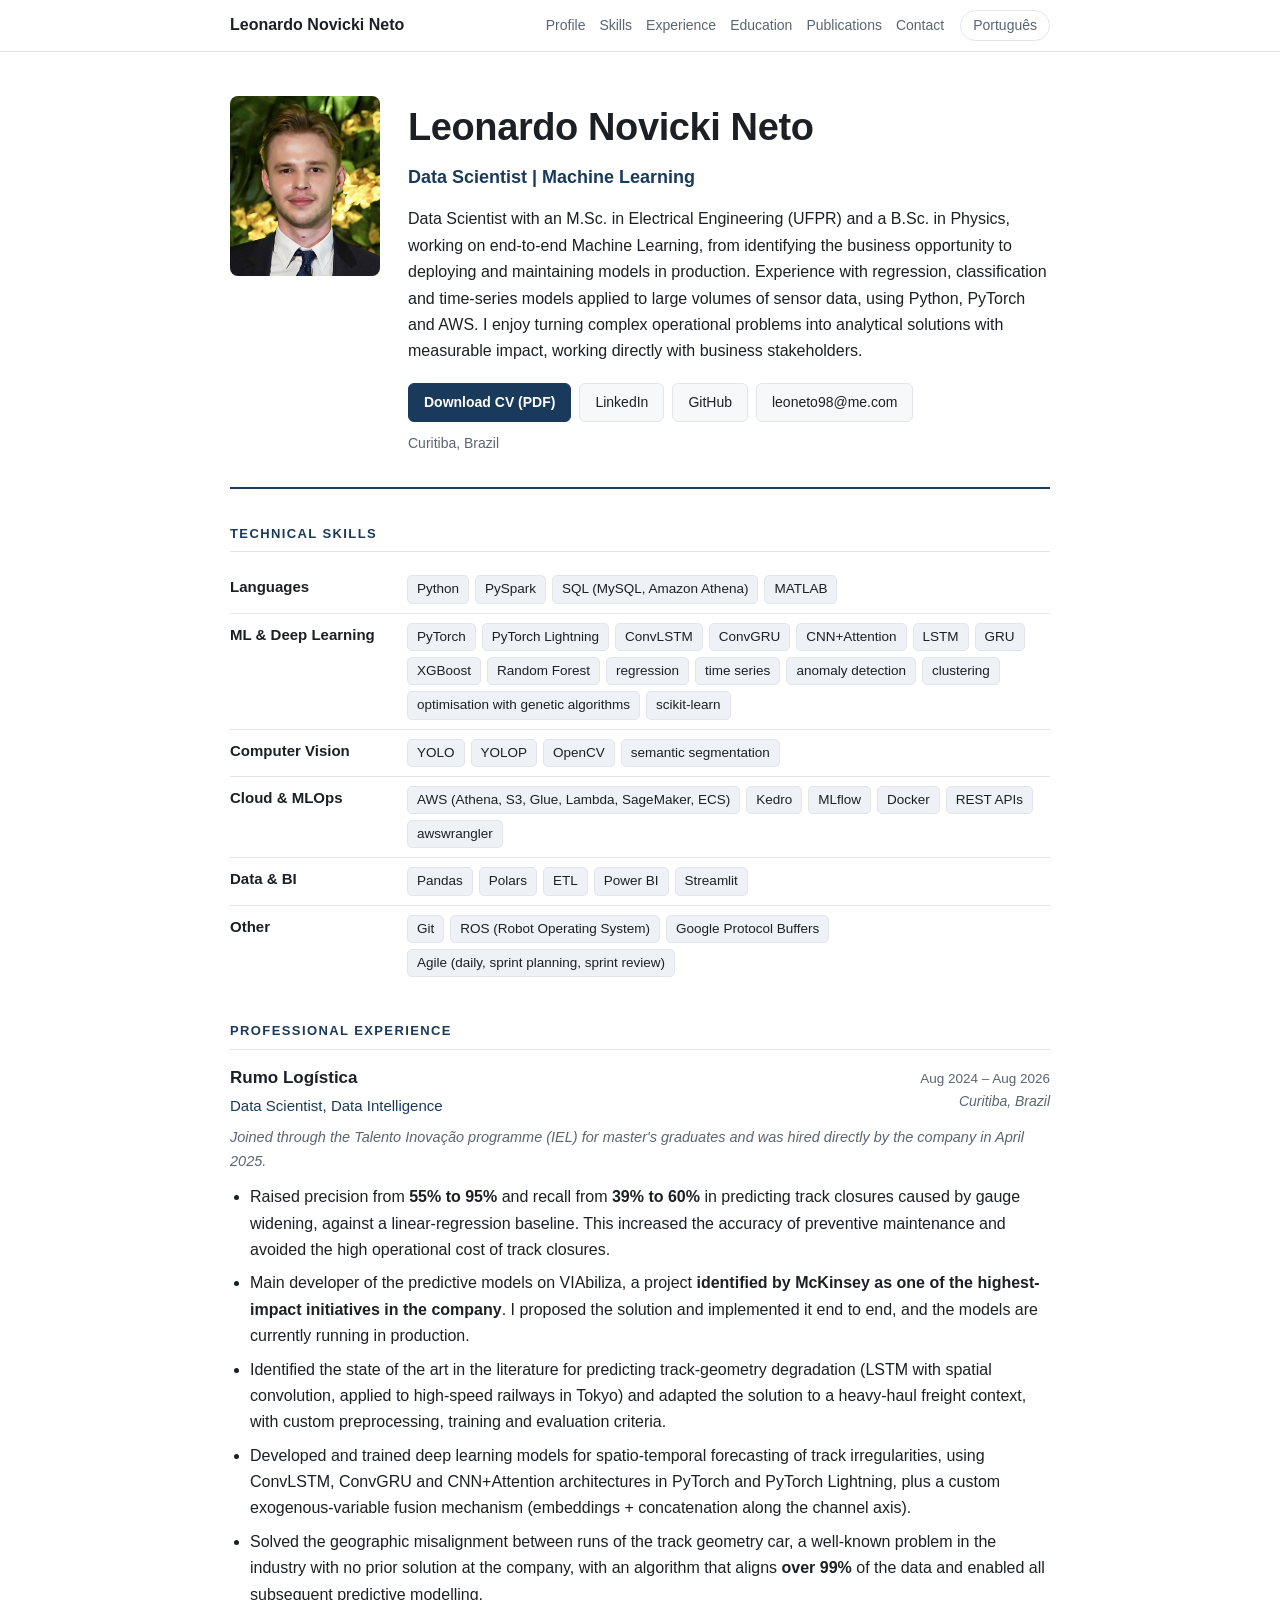
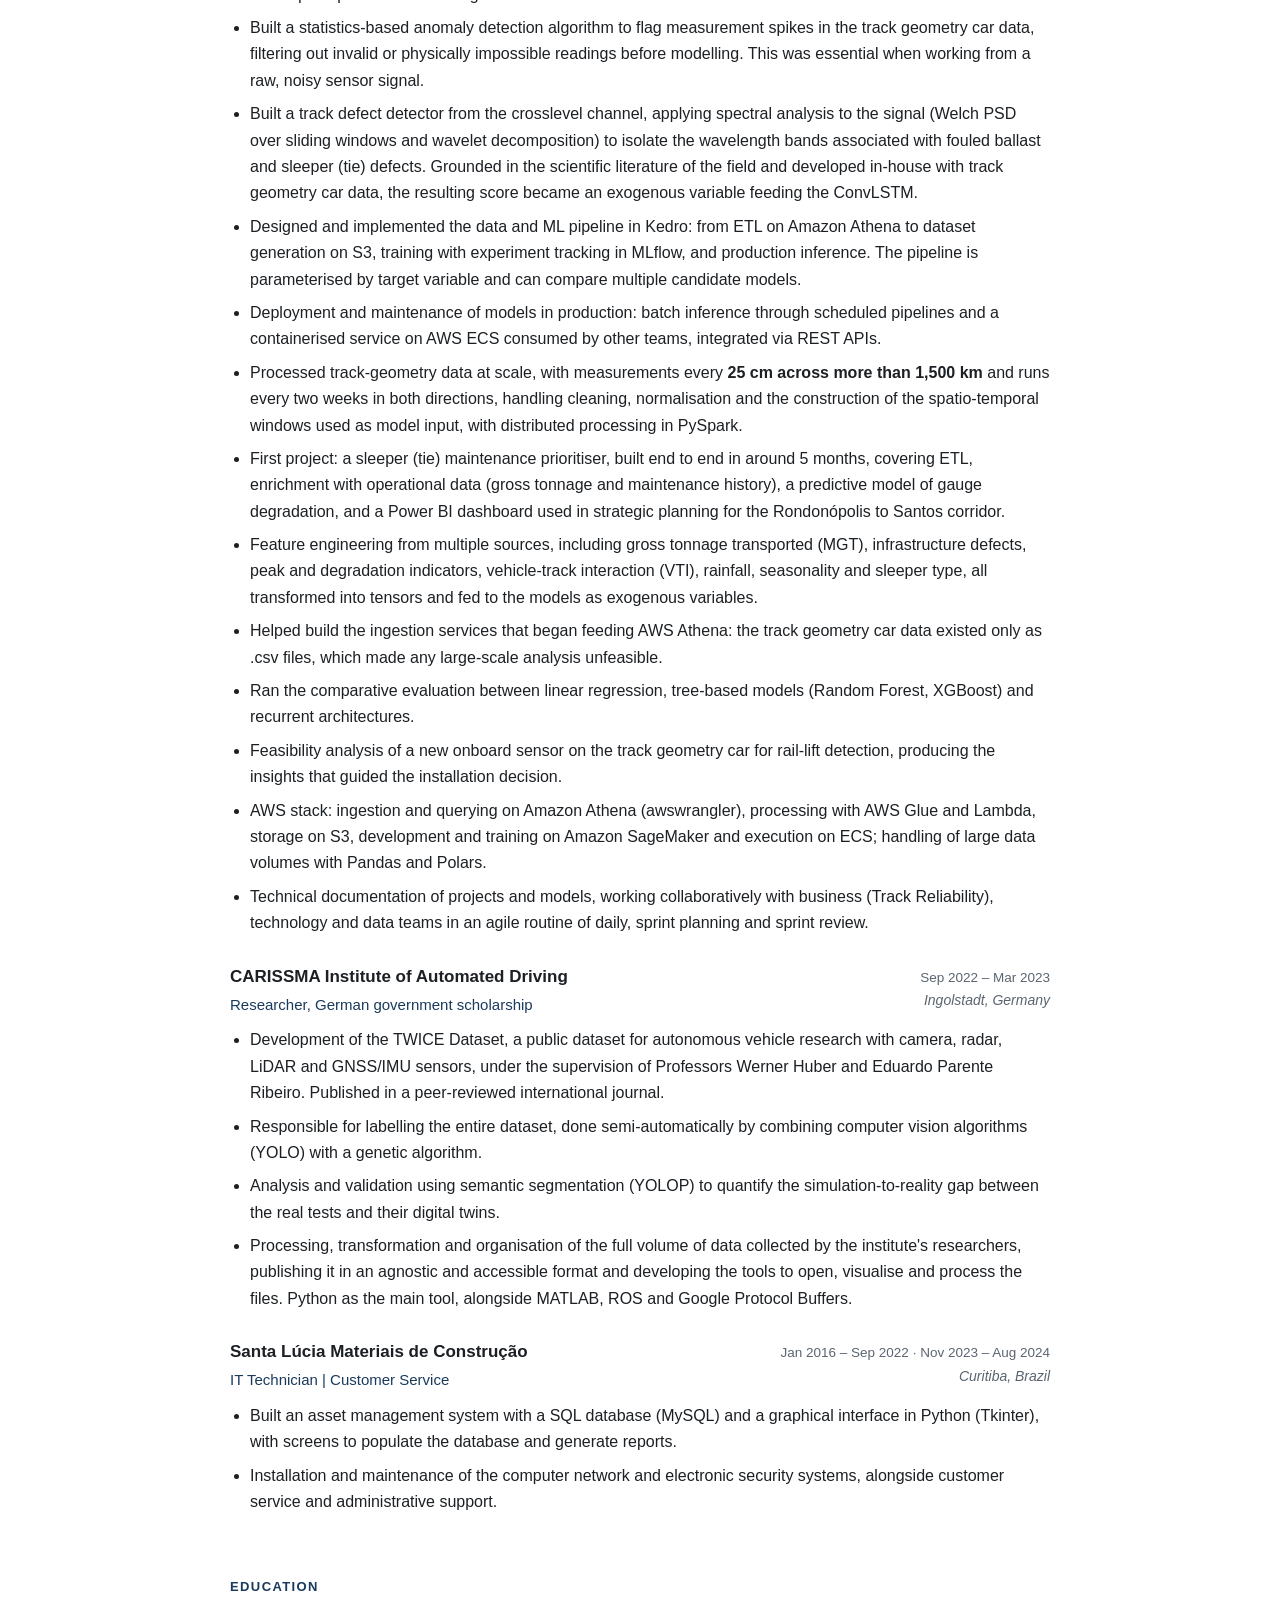
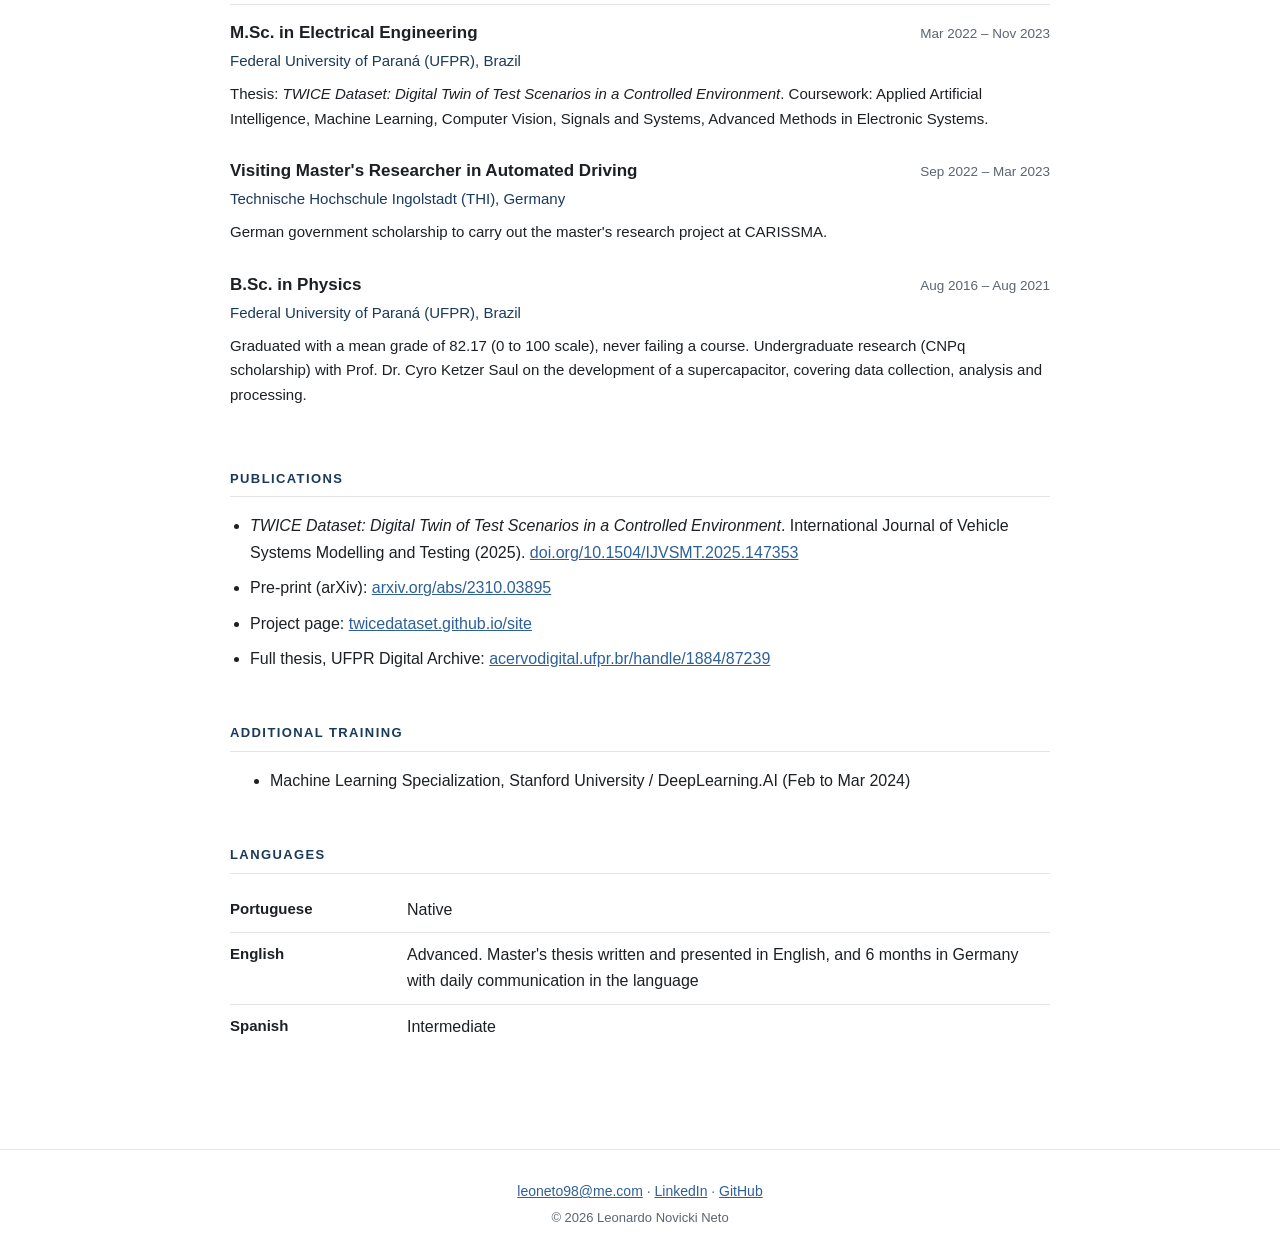
<file: index.html>
<!doctype html>
<html lang="en">
<head>
<meta charset="utf-8">
<meta name="viewport" content="width=device-width, initial-scale=1">
<title>Leonardo Novicki Neto | Data Scientist | Machine Learning</title>
<meta name="description" content="Data Scientist with an M.Sc. in Electrical Engineering, working on end-to-end machine learning from business opportunity to production.">
<link rel="canonical" href="https://leoneto98.github.io/">
<link rel="alternate" hreflang="en" href="https://leoneto98.github.io/">
<link rel="alternate" hreflang="pt" href="https://leoneto98.github.io/pt/">
<link rel="alternate" hreflang="x-default" href="https://leoneto98.github.io/">
<meta property="og:type" content="profile">
<meta property="og:title" content="Leonardo Novicki Neto | Data Scientist | Machine Learning">
<meta property="og:description" content="Data Scientist with an M.Sc. in Electrical Engineering, working on end-to-end machine learning from business opportunity to production.">
<meta property="og:image" content="https://leoneto98.github.io/assets/foto.jpg">
<meta property="og:url" content="https://leoneto98.github.io/">
<meta name="twitter:card" content="summary">
<link rel="icon" href="data:image/svg+xml,<svg xmlns='http://www.w3.org/2000/svg' viewBox='0 0 100 100'><text y='.9em' font-size='90'>📊</text></svg>">
<link rel="stylesheet" href="style.css">
<script type="application/ld+json">
{
  "@context": "https://schema.org",
  "@type": "Person",
  "name": "Leonardo Novicki Neto",
  "jobTitle": "Data Scientist",
  "email": "mailto:leoneto98@me.com",
  "url": "https://leoneto98.github.io/",
  "image": "https://leoneto98.github.io/assets/foto.jpg",
  "address": {
    "@type": "PostalAddress",
    "addressLocality": "Curitiba, Brazil"
  },
  "alumniOf": [
    {
      "@type": "CollegeOrUniversity",
      "name": "Federal University of Paraná (UFPR), Brazil"
    },
    {
      "@type": "CollegeOrUniversity",
      "name": "Technische Hochschule Ingolstadt (THI), Germany"
    }
  ],
  "sameAs": [
    "https://www.linkedin.com/in/leonardo-novicki/",
    "https://github.com/leoneto98",
    "https://arxiv.org/abs/2310.03895"
  ],
  "knowsLanguage": [
    "Portuguese",
    "English",
    "Spanish"
  ]
}
</script>
</head>
<body>
<a class="skip" href="#main">Skip to content</a>
<header class="topo">
  <nav class="nav-topo">
    <span class="marca">Leonardo Novicki Neto</span>
    <div class="nav-links"><a href="#perfil">Profile</a><a href="#skills">Skills</a><a href="#exp">Experience</a><a href="#edu">Education</a><a href="#pubs">Publications</a><a href="#contato">Contact</a></div>
    <a class="lang" href="/pt/">Português</a>
  </nav>
</header>
<main id="main">
  <section id="perfil" class="hero">
    <img class="foto" src="assets/foto.jpg" alt="Leonardo Novicki Neto" width="150" height="180">
    <div class="hero-txt">
      <h1>Leonardo Novicki Neto</h1>
      <p class="headline">Data Scientist | Machine Learning</p>
      <p class="resumo">Data Scientist with an M.Sc. in Electrical Engineering (UFPR) and a B.Sc. in Physics, working on end-to-end Machine Learning, from identifying the business opportunity to deploying and maintaining models in production. Experience with regression, classification and time-series models applied to large volumes of sensor data, using Python, PyTorch and AWS. I enjoy turning complex operational problems into analytical solutions with measurable impact, working directly with business stakeholders.</p>
      <p class="contatos">
        <a class="btn primario" href="Leonardo_Novicki_Neto_CV_EN.pdf" download>Download CV (PDF)</a>
        <a class="btn" href="https://www.linkedin.com/in/leonardo-novicki/" target="_blank" rel="noopener">LinkedIn</a>
        <a class="btn" href="https://github.com/leoneto98" target="_blank" rel="noopener">GitHub</a>
        <a class="btn" href="mailto:leoneto98@me.com">leoneto98@me.com</a>
      </p>
      <p class="local">Curitiba, Brazil</p>
    </div>
  </section>
<section id="skills"><h2>Technical Skills</h2>
<dl class="skills"><div class="skill-row"><dt>Languages</dt><dd><span class="chip">Python</span><span class="chip">PySpark</span><span class="chip">SQL (MySQL, Amazon Athena)</span><span class="chip">MATLAB</span></dd></div><div class="skill-row"><dt>ML &amp; Deep Learning</dt><dd><span class="chip">PyTorch</span><span class="chip">PyTorch Lightning</span><span class="chip">ConvLSTM</span><span class="chip">ConvGRU</span><span class="chip">CNN+Attention</span><span class="chip">LSTM</span><span class="chip">GRU</span><span class="chip">XGBoost</span><span class="chip">Random Forest</span><span class="chip">regression</span><span class="chip">time series</span><span class="chip">anomaly detection</span><span class="chip">clustering</span><span class="chip">optimisation with genetic algorithms</span><span class="chip">scikit-learn</span></dd></div><div class="skill-row"><dt>Computer Vision</dt><dd><span class="chip">YOLO</span><span class="chip">YOLOP</span><span class="chip">OpenCV</span><span class="chip">semantic segmentation</span></dd></div><div class="skill-row"><dt>Cloud &amp; MLOps</dt><dd><span class="chip">AWS (Athena, S3, Glue, Lambda, SageMaker, ECS)</span><span class="chip">Kedro</span><span class="chip">MLflow</span><span class="chip">Docker</span><span class="chip">REST APIs</span><span class="chip">awswrangler</span></dd></div><div class="skill-row"><dt>Data &amp; BI</dt><dd><span class="chip">Pandas</span><span class="chip">Polars</span><span class="chip">ETL</span><span class="chip">Power BI</span><span class="chip">Streamlit</span></dd></div><div class="skill-row"><dt>Other</dt><dd><span class="chip">Git</span><span class="chip">ROS (Robot Operating System)</span><span class="chip">Google Protocol Buffers</span><span class="chip">Agile (daily, sprint planning, sprint review)</span></dd></div></dl>
</section>
<section id="exp"><h2>Professional Experience</h2>
<article class="item">
  <header class="item-head">
    <div><h3>Rumo Logística</h3><p class="cargo">Data Scientist, Data Intelligence</p></div>
    <div class="meta"><span class="periodo">Aug 2024 – Aug 2026</span><span class="local">Curitiba, Brazil</span></div>
  </header>
  <p class="contexto">Joined through the Talento Inovação programme (IEL) for master&#x27;s graduates and was hired directly by the company in April 2025.</p>
  <ul><li>Raised precision from <strong>55% to 95%</strong> and recall from <strong>39% to 60%</strong> in predicting track closures caused by gauge widening, against a linear-regression baseline. This increased the accuracy of preventive maintenance and avoided the high operational cost of track closures.</li>
<li>Main developer of the predictive models on VIAbiliza, a project <strong>identified by McKinsey as one of the highest-impact initiatives in the company</strong>. I proposed the solution and implemented it end to end, and the models are currently running in production.</li>
<li>Identified the state of the art in the literature for predicting track-geometry degradation (LSTM with spatial convolution, applied to high-speed railways in Tokyo) and adapted the solution to a heavy-haul freight context, with custom preprocessing, training and evaluation criteria.</li>
<li>Developed and trained deep learning models for spatio-temporal forecasting of track irregularities, using ConvLSTM, ConvGRU and CNN+Attention architectures in PyTorch and PyTorch Lightning, plus a custom exogenous-variable fusion mechanism (embeddings + concatenation along the channel axis).</li>
<li>Solved the geographic misalignment between runs of the track geometry car, a well-known problem in the industry with no prior solution at the company, with an algorithm that aligns <strong>over 99%</strong> of the data and enabled all subsequent predictive modelling.</li>
<li>Built a statistics-based anomaly detection algorithm to flag measurement spikes in the track geometry car data, filtering out invalid or physically impossible readings before modelling. This was essential when working from a raw, noisy sensor signal.</li>
<li>Built a track defect detector from the crosslevel channel, applying spectral analysis to the signal (Welch PSD over sliding windows and wavelet decomposition) to isolate the wavelength bands associated with fouled ballast and sleeper (tie) defects. Grounded in the scientific literature of the field and developed in-house with track geometry car data, the resulting score became an exogenous variable feeding the ConvLSTM.</li>
<li>Designed and implemented the data and ML pipeline in Kedro: from ETL on Amazon Athena to dataset generation on S3, training with experiment tracking in MLflow, and production inference. The pipeline is parameterised by target variable and can compare multiple candidate models.</li>
<li>Deployment and maintenance of models in production: batch inference through scheduled pipelines and a containerised service on AWS ECS consumed by other teams, integrated via REST APIs.</li>
<li>Processed track-geometry data at scale, with measurements every <strong>25 cm across more than 1,500 km</strong> and runs every two weeks in both directions, handling cleaning, normalisation and the construction of the spatio-temporal windows used as model input, with distributed processing in PySpark.</li>
<li>First project: a sleeper (tie) maintenance prioritiser, built end to end in around 5 months, covering ETL, enrichment with operational data (gross tonnage and maintenance history), a predictive model of gauge degradation, and a Power BI dashboard used in strategic planning for the Rondonópolis to Santos corridor.</li>
<li>Feature engineering from multiple sources, including gross tonnage transported (MGT), infrastructure defects, peak and degradation indicators, vehicle-track interaction (VTI), rainfall, seasonality and sleeper type, all transformed into tensors and fed to the models as exogenous variables.</li>
<li>Helped build the ingestion services that began feeding AWS Athena: the track geometry car data existed only as .csv files, which made any large-scale analysis unfeasible.</li>
<li>Ran the comparative evaluation between linear regression, tree-based models (Random Forest, XGBoost) and recurrent architectures.</li>
<li>Feasibility analysis of a new onboard sensor on the track geometry car for rail-lift detection, producing the insights that guided the installation decision.</li>
<li>AWS stack: ingestion and querying on Amazon Athena (awswrangler), processing with AWS Glue and Lambda, storage on S3, development and training on Amazon SageMaker and execution on ECS; handling of large data volumes with Pandas and Polars.</li>
<li>Technical documentation of projects and models, working collaboratively with business (Track Reliability), technology and data teams in an agile routine of daily, sprint planning and sprint review.</li></ul>
</article>
<article class="item">
  <header class="item-head">
    <div><h3>CARISSMA Institute of Automated Driving</h3><p class="cargo">Researcher, German government scholarship</p></div>
    <div class="meta"><span class="periodo">Sep 2022 – Mar 2023</span><span class="local">Ingolstadt, Germany</span></div>
  </header>
  
  <ul><li>Development of the TWICE Dataset, a public dataset for autonomous vehicle research with camera, radar, LiDAR and GNSS/IMU sensors, under the supervision of Professors Werner Huber and Eduardo Parente Ribeiro. Published in a peer-reviewed international journal.</li>
<li>Responsible for labelling the entire dataset, done semi-automatically by combining computer vision algorithms (YOLO) with a genetic algorithm.</li>
<li>Analysis and validation using semantic segmentation (YOLOP) to quantify the simulation-to-reality gap between the real tests and their digital twins.</li>
<li>Processing, transformation and organisation of the full volume of data collected by the institute&#x27;s researchers, publishing it in an agnostic and accessible format and developing the tools to open, visualise and process the files. Python as the main tool, alongside MATLAB, ROS and Google Protocol Buffers.</li></ul>
</article>
<article class="item">
  <header class="item-head">
    <div><h3>Santa Lúcia Materiais de Construção</h3><p class="cargo">IT Technician | Customer Service</p></div>
    <div class="meta"><span class="periodo">Jan 2016 – Sep 2022 · Nov 2023 – Aug 2024</span><span class="local">Curitiba, Brazil</span></div>
  </header>
  
  <ul><li>Built an asset management system with a SQL database (MySQL) and a graphical interface in Python (Tkinter), with screens to populate the database and generate reports.</li>
<li>Installation and maintenance of the computer network and electronic security systems, alongside customer service and administrative support.</li></ul>
</article>
</section>
<section id="edu"><h2>Education</h2>
<article class="item">
  <header class="item-head">
    <div><h3>M.Sc. in Electrical Engineering</h3><p class="cargo">Federal University of Paraná (UFPR), Brazil</p></div>
    <div class="meta"><span class="periodo">Mar 2022 – Nov 2023</span></div>
  </header>
  <p class="detalhe">Thesis: <em>TWICE Dataset: Digital Twin of Test Scenarios in a Controlled Environment</em>. Coursework: Applied Artificial Intelligence, Machine Learning, Computer Vision, Signals and Systems, Advanced Methods in Electronic Systems.</p>
</article>
<article class="item">
  <header class="item-head">
    <div><h3>Visiting Master&#x27;s Researcher in Automated Driving</h3><p class="cargo">Technische Hochschule Ingolstadt (THI), Germany</p></div>
    <div class="meta"><span class="periodo">Sep 2022 – Mar 2023</span></div>
  </header>
  <p class="detalhe">German government scholarship to carry out the master&#x27;s research project at CARISSMA.</p>
</article>
<article class="item">
  <header class="item-head">
    <div><h3>B.Sc. in Physics</h3><p class="cargo">Federal University of Paraná (UFPR), Brazil</p></div>
    <div class="meta"><span class="periodo">Aug 2016 – Aug 2021</span></div>
  </header>
  <p class="detalhe">Graduated with a mean grade of 82.17 (0 to 100 scale), never failing a course. Undergraduate research (CNPq scholarship) with Prof. Dr. Cyro Ketzer Saul on the development of a supercapacitor, covering data collection, analysis and processing.</p>
</article>
</section>
<section id="pubs"><h2>Publications</h2>
<ul class="pubs"><li><em>TWICE Dataset: Digital Twin of Test Scenarios in a Controlled Environment</em>. International Journal of Vehicle Systems Modelling and Testing (2025). <a href="https://www.inderscienceonline.com/doi/10.1504/IJVSMT.2025.147353" target="_blank" rel="noopener">doi.org/10.1504/IJVSMT.2025.147353</a></li>
<li>Pre-print (arXiv): <a href="https://arxiv.org/abs/2310.03895" target="_blank" rel="noopener">arxiv.org/abs/2310.03895</a></li>
<li>Project page: <a href="https://twicedataset.github.io/site" target="_blank" rel="noopener">twicedataset.github.io/site</a></li>
<li>Full thesis, UFPR Digital Archive: <a href="https://acervodigital.ufpr.br/xmlui/handle/1884/87239" target="_blank" rel="noopener">acervodigital.ufpr.br/handle/1884/87239</a></li></ul>
</section>
<section id="extra"><h2>Additional Training</h2>
<ul><li>Machine Learning Specialization, Stanford University / DeepLearning.AI (Feb to Mar 2024)</li></ul>
</section>
<section id="idiomas"><h2>Languages</h2>
<dl class="skills"><div class="skill-row"><dt>Portuguese</dt><dd>Native</dd></div><div class="skill-row"><dt>English</dt><dd>Advanced. Master&#x27;s thesis written and presented in English, and 6 months in Germany with daily communication in the language</dd></div><div class="skill-row"><dt>Spanish</dt><dd>Intermediate</dd></div></dl>
</section>
</main>
<footer id="contato">
  <p><a href="mailto:leoneto98@me.com">leoneto98@me.com</a> ·
     <a href="https://www.linkedin.com/in/leonardo-novicki/" target="_blank" rel="noopener">LinkedIn</a> ·
     <a href="https://github.com/leoneto98" target="_blank" rel="noopener">GitHub</a></p>
  <p class="fine">© 2026 Leonardo Novicki Neto</p>
</footer>
</body>
</html>
</file>
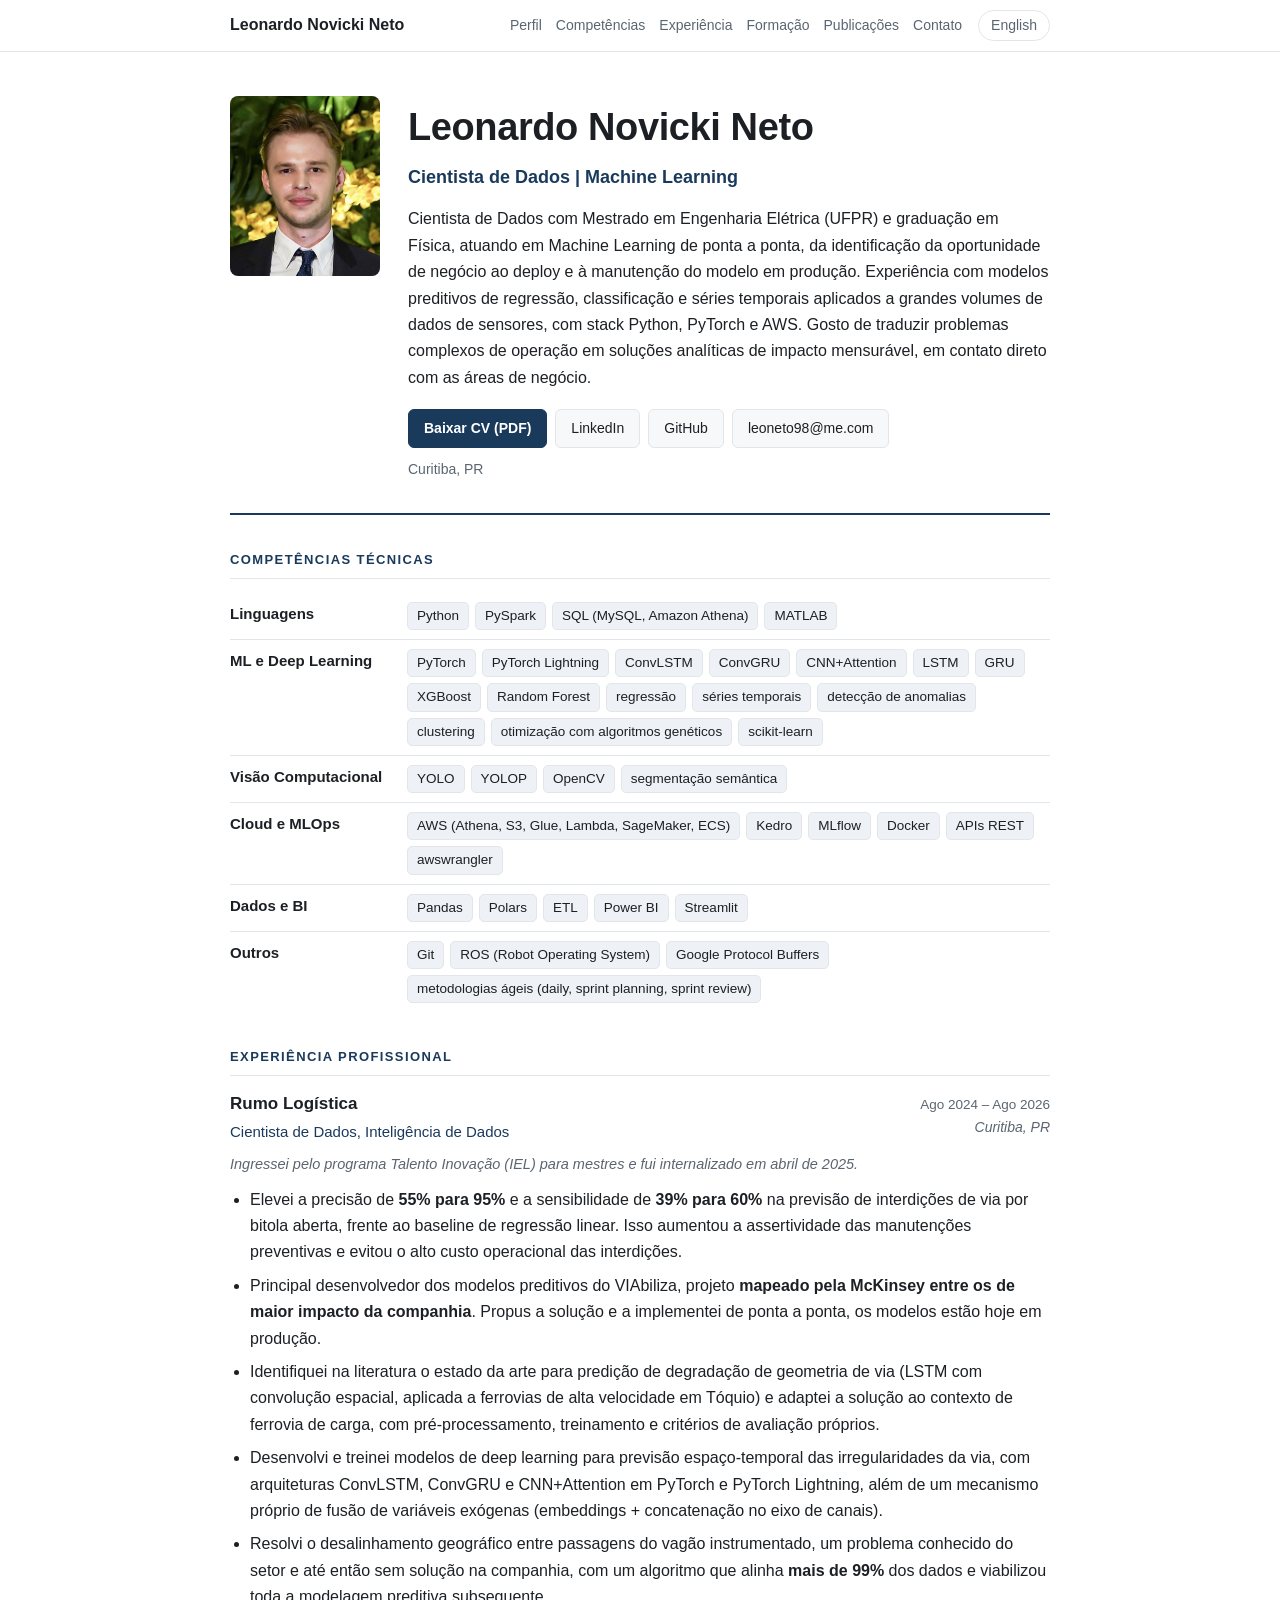
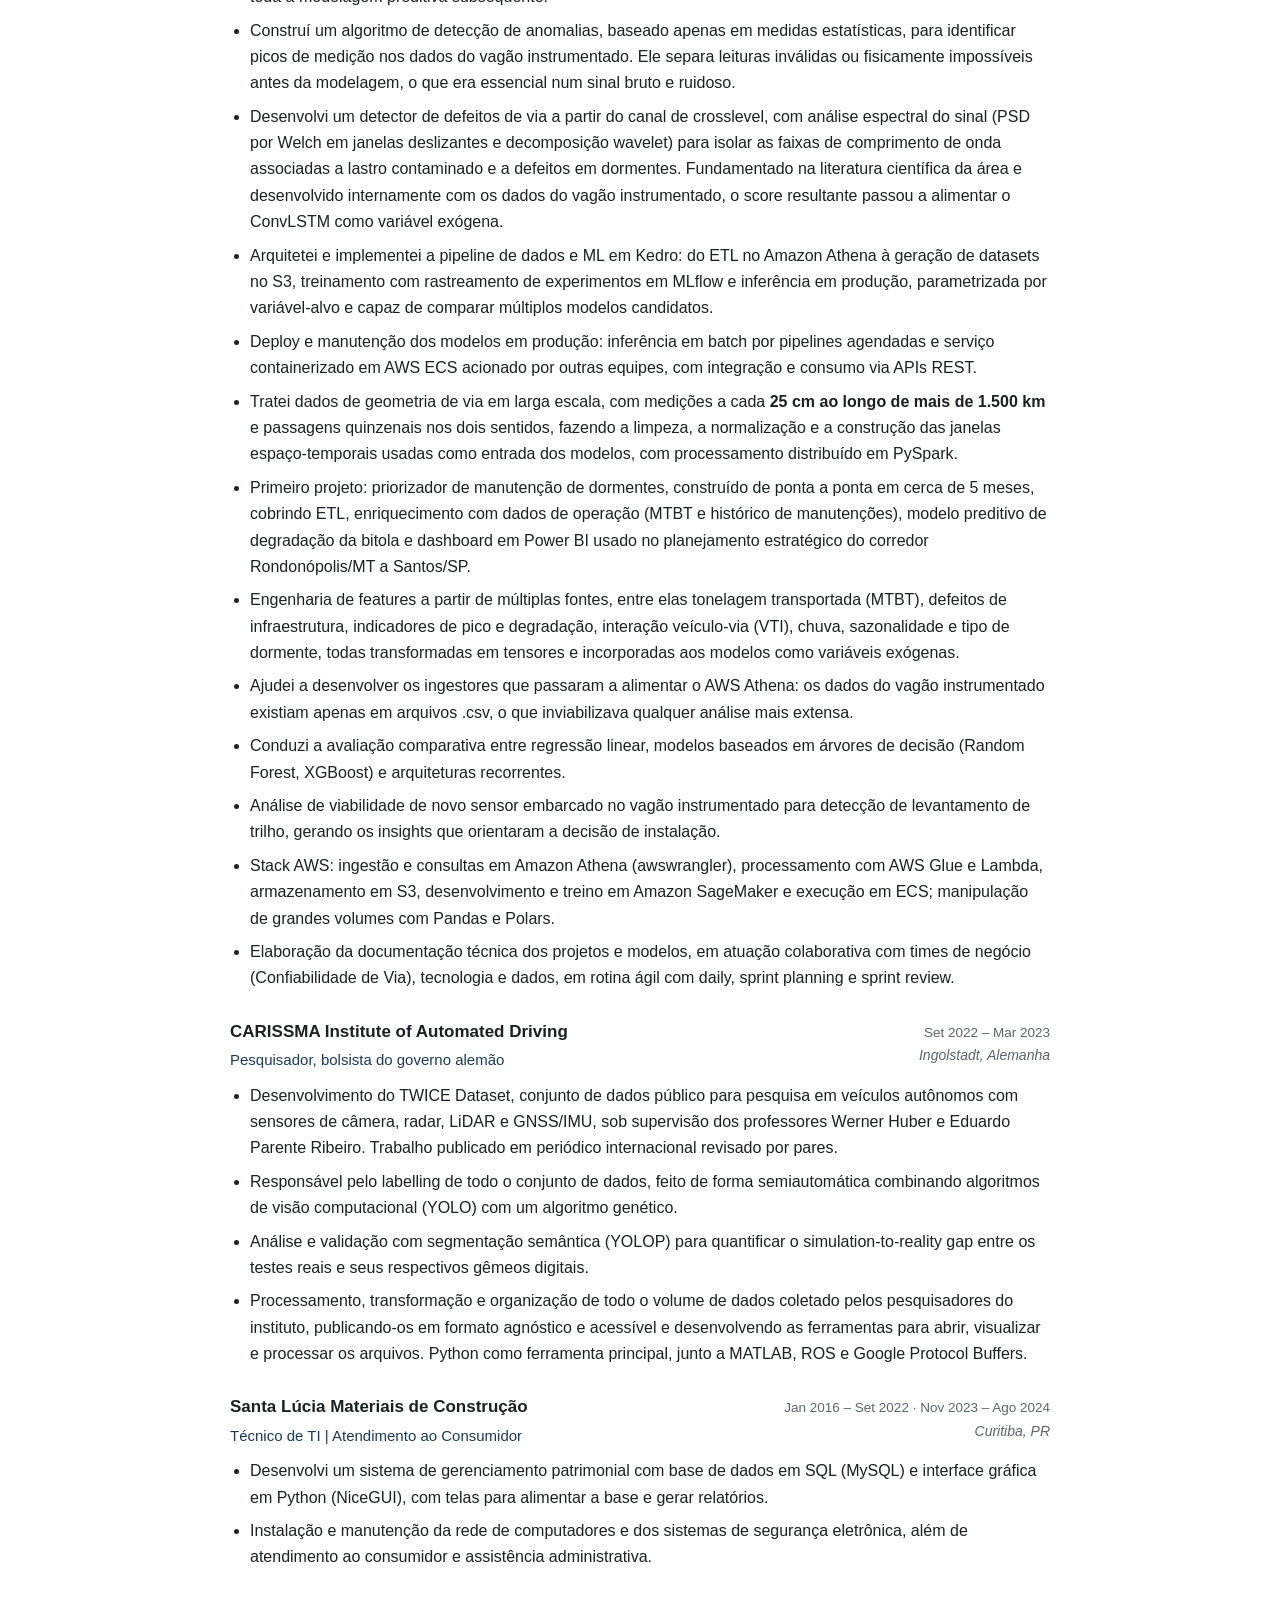
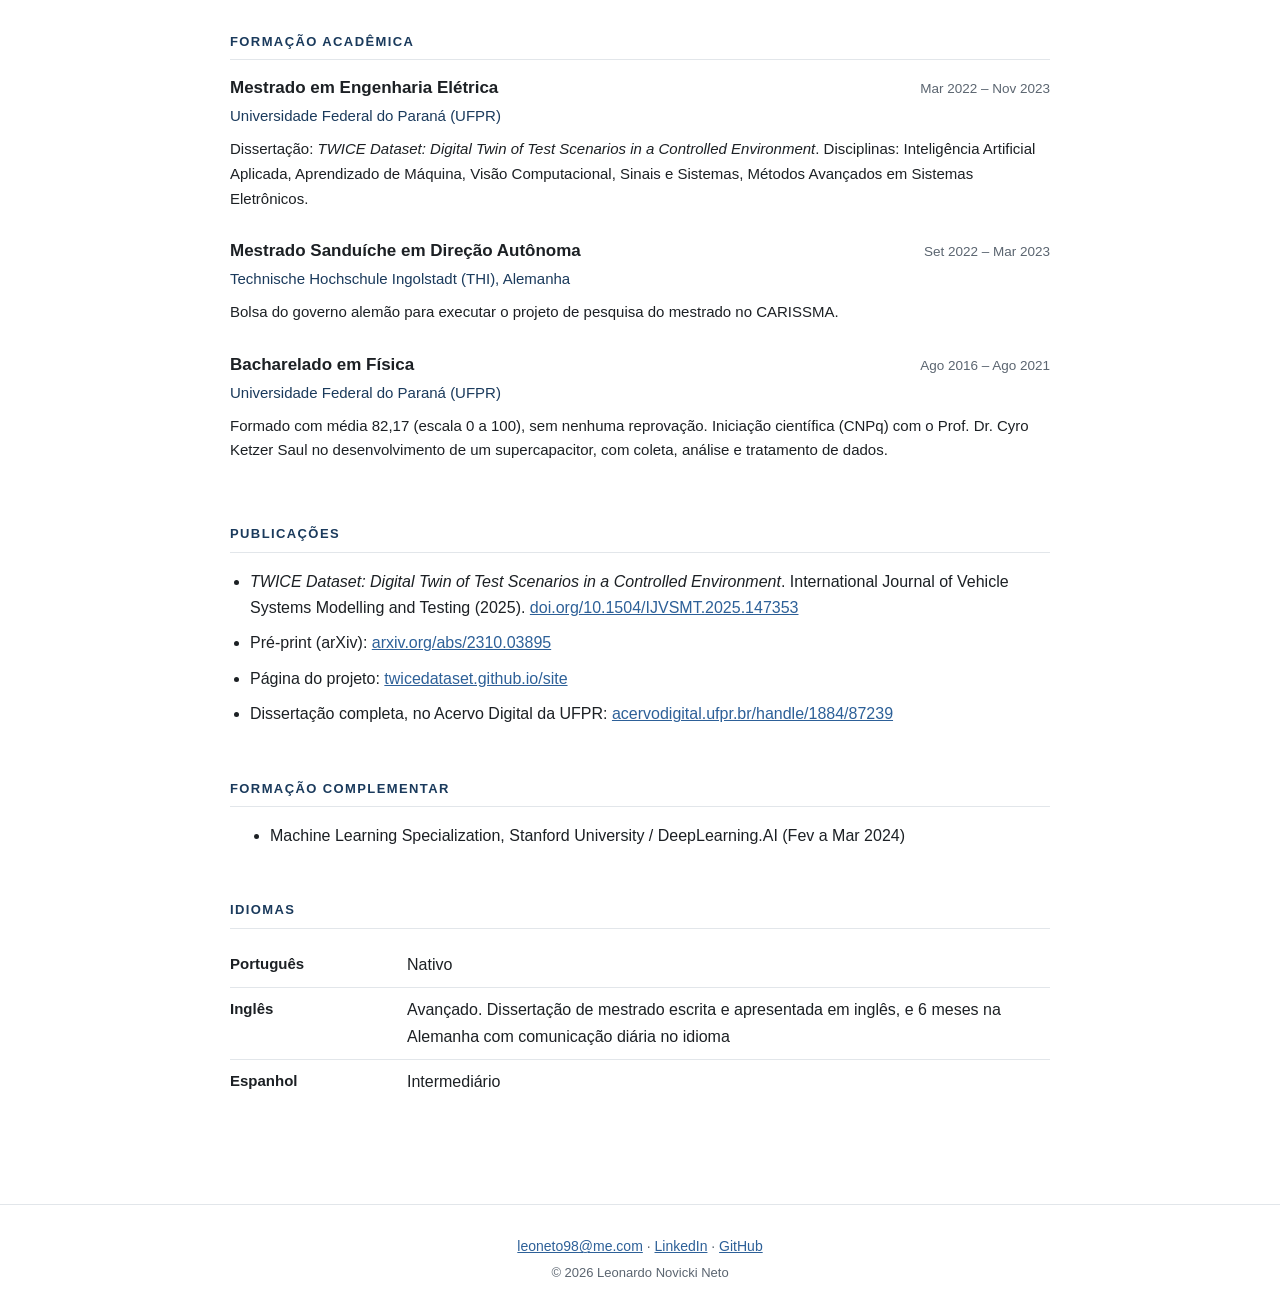
<file: pt/index.html>
<!doctype html>
<html lang="pt">
<head>
<meta charset="utf-8">
<meta name="viewport" content="width=device-width, initial-scale=1">
<title>Leonardo Novicki Neto | Cientista de Dados | Machine Learning</title>
<meta name="description" content="Cientista de Dados com Mestrado em Engenharia Elétrica, atuando em machine learning de ponta a ponta, da oportunidade de negócio à produção.">
<link rel="canonical" href="https://leoneto98.github.io/pt/">
<link rel="alternate" hreflang="en" href="https://leoneto98.github.io/">
<link rel="alternate" hreflang="pt" href="https://leoneto98.github.io/pt/">
<link rel="alternate" hreflang="x-default" href="https://leoneto98.github.io/">
<meta property="og:type" content="profile">
<meta property="og:title" content="Leonardo Novicki Neto | Cientista de Dados | Machine Learning">
<meta property="og:description" content="Cientista de Dados com Mestrado em Engenharia Elétrica, atuando em machine learning de ponta a ponta, da oportunidade de negócio à produção.">
<meta property="og:image" content="https://leoneto98.github.io/assets/foto.jpg">
<meta property="og:url" content="https://leoneto98.github.io/pt/">
<meta name="twitter:card" content="summary">
<link rel="icon" href="data:image/svg+xml,<svg xmlns='http://www.w3.org/2000/svg' viewBox='0 0 100 100'><text y='.9em' font-size='90'>📊</text></svg>">
<link rel="stylesheet" href="../style.css">
<script type="application/ld+json">
{
  "@context": "https://schema.org",
  "@type": "Person",
  "name": "Leonardo Novicki Neto",
  "jobTitle": "Cientista de Dados",
  "email": "mailto:leoneto98@me.com",
  "url": "https://leoneto98.github.io/pt/",
  "image": "https://leoneto98.github.io/assets/foto.jpg",
  "address": {
    "@type": "PostalAddress",
    "addressLocality": "Curitiba, PR"
  },
  "alumniOf": [
    {
      "@type": "CollegeOrUniversity",
      "name": "Technische Hochschule Ingolstadt (THI), Alemanha"
    },
    {
      "@type": "CollegeOrUniversity",
      "name": "Universidade Federal do Paraná (UFPR)"
    }
  ],
  "sameAs": [
    "https://www.linkedin.com/in/leonardo-novicki/",
    "https://github.com/leoneto98",
    "https://arxiv.org/abs/2310.03895"
  ],
  "knowsLanguage": [
    "Português",
    "Inglês",
    "Espanhol"
  ]
}
</script>
</head>
<body>
<a class="skip" href="#main">Skip to content</a>
<header class="topo">
  <nav class="nav-topo">
    <span class="marca">Leonardo Novicki Neto</span>
    <div class="nav-links"><a href="#perfil">Perfil</a><a href="#skills">Competências</a><a href="#exp">Experiência</a><a href="#edu">Formação</a><a href="#pubs">Publicações</a><a href="#contato">Contato</a></div>
    <a class="lang" href="/">English</a>
  </nav>
</header>
<main id="main">
  <section id="perfil" class="hero">
    <img class="foto" src="../assets/foto.jpg" alt="Leonardo Novicki Neto" width="150" height="180">
    <div class="hero-txt">
      <h1>Leonardo Novicki Neto</h1>
      <p class="headline">Cientista de Dados | Machine Learning</p>
      <p class="resumo">Cientista de Dados com Mestrado em Engenharia Elétrica (UFPR) e graduação em Física, atuando em Machine Learning de ponta a ponta, da identificação da oportunidade de negócio ao deploy e à manutenção do modelo em produção. Experiência com modelos preditivos de regressão, classificação e séries temporais aplicados a grandes volumes de dados de sensores, com stack Python, PyTorch e AWS. Gosto de traduzir problemas complexos de operação em soluções analíticas de impacto mensurável, em contato direto com as áreas de negócio.</p>
      <p class="contatos">
        <a class="btn primario" href="../Leonardo_Novicki_Neto_CV_PT.pdf" download>Baixar CV (PDF)</a>
        <a class="btn" href="https://www.linkedin.com/in/leonardo-novicki/" target="_blank" rel="noopener">LinkedIn</a>
        <a class="btn" href="https://github.com/leoneto98" target="_blank" rel="noopener">GitHub</a>
        <a class="btn" href="mailto:leoneto98@me.com">leoneto98@me.com</a>
      </p>
      <p class="local">Curitiba, PR</p>
    </div>
  </section>
<section id="skills"><h2>Competências Técnicas</h2>
<dl class="skills"><div class="skill-row"><dt>Linguagens</dt><dd><span class="chip">Python</span><span class="chip">PySpark</span><span class="chip">SQL (MySQL, Amazon Athena)</span><span class="chip">MATLAB</span></dd></div><div class="skill-row"><dt>ML e Deep Learning</dt><dd><span class="chip">PyTorch</span><span class="chip">PyTorch Lightning</span><span class="chip">ConvLSTM</span><span class="chip">ConvGRU</span><span class="chip">CNN+Attention</span><span class="chip">LSTM</span><span class="chip">GRU</span><span class="chip">XGBoost</span><span class="chip">Random Forest</span><span class="chip">regressão</span><span class="chip">séries temporais</span><span class="chip">detecção de anomalias</span><span class="chip">clustering</span><span class="chip">otimização com algoritmos genéticos</span><span class="chip">scikit-learn</span></dd></div><div class="skill-row"><dt>Visão Computacional</dt><dd><span class="chip">YOLO</span><span class="chip">YOLOP</span><span class="chip">OpenCV</span><span class="chip">segmentação semântica</span></dd></div><div class="skill-row"><dt>Cloud e MLOps</dt><dd><span class="chip">AWS (Athena, S3, Glue, Lambda, SageMaker, ECS)</span><span class="chip">Kedro</span><span class="chip">MLflow</span><span class="chip">Docker</span><span class="chip">APIs REST</span><span class="chip">awswrangler</span></dd></div><div class="skill-row"><dt>Dados e BI</dt><dd><span class="chip">Pandas</span><span class="chip">Polars</span><span class="chip">ETL</span><span class="chip">Power BI</span><span class="chip">Streamlit</span></dd></div><div class="skill-row"><dt>Outros</dt><dd><span class="chip">Git</span><span class="chip">ROS (Robot Operating System)</span><span class="chip">Google Protocol Buffers</span><span class="chip">metodologias ágeis (daily, sprint planning, sprint review)</span></dd></div></dl>
</section>
<section id="exp"><h2>Experiência Profissional</h2>
<article class="item">
  <header class="item-head">
    <div><h3>Rumo Logística</h3><p class="cargo">Cientista de Dados, Inteligência de Dados</p></div>
    <div class="meta"><span class="periodo">Ago 2024 – Ago 2026</span><span class="local">Curitiba, PR</span></div>
  </header>
  <p class="contexto">Ingressei pelo programa Talento Inovação (IEL) para mestres e fui internalizado em abril de 2025.</p>
  <ul><li>Elevei a precisão de <strong>55% para 95%</strong> e a sensibilidade de <strong>39% para 60%</strong> na previsão de interdições de via por bitola aberta, frente ao baseline de regressão linear. Isso aumentou a assertividade das manutenções preventivas e evitou o alto custo operacional das interdições.</li>
<li>Principal desenvolvedor dos modelos preditivos do VIAbiliza, projeto <strong>mapeado pela McKinsey entre os de maior impacto da companhia</strong>. Propus a solução e a implementei de ponta a ponta, os modelos estão hoje em produção.</li>
<li>Identifiquei na literatura o estado da arte para predição de degradação de geometria de via (LSTM com convolução espacial, aplicada a ferrovias de alta velocidade em Tóquio) e adaptei a solução ao contexto de ferrovia de carga, com pré-processamento, treinamento e critérios de avaliação próprios.</li>
<li>Desenvolvi e treinei modelos de deep learning para previsão espaço-temporal das irregularidades da via, com arquiteturas ConvLSTM, ConvGRU e CNN+Attention em PyTorch e PyTorch Lightning, além de um mecanismo próprio de fusão de variáveis exógenas (embeddings + concatenação no eixo de canais).</li>
<li>Resolvi o desalinhamento geográfico entre passagens do vagão instrumentado, um problema conhecido do setor e até então sem solução na companhia, com um algoritmo que alinha <strong>mais de 99%</strong> dos dados e viabilizou toda a modelagem preditiva subsequente.</li>
<li>Construí um algoritmo de detecção de anomalias, baseado apenas em medidas estatísticas, para identificar picos de medição nos dados do vagão instrumentado. Ele separa leituras inválidas ou fisicamente impossíveis antes da modelagem, o que era essencial num sinal bruto e ruidoso.</li>
<li>Desenvolvi um detector de defeitos de via a partir do canal de crosslevel, com análise espectral do sinal (PSD por Welch em janelas deslizantes e decomposição wavelet) para isolar as faixas de comprimento de onda associadas a lastro contaminado e a defeitos em dormentes. Fundamentado na literatura científica da área e desenvolvido internamente com os dados do vagão instrumentado, o score resultante passou a alimentar o ConvLSTM como variável exógena.</li>
<li>Arquitetei e implementei a pipeline de dados e ML em Kedro: do ETL no Amazon Athena à geração de datasets no S3, treinamento com rastreamento de experimentos em MLflow e inferência em produção, parametrizada por variável-alvo e capaz de comparar múltiplos modelos candidatos.</li>
<li>Deploy e manutenção dos modelos em produção: inferência em batch por pipelines agendadas e serviço containerizado em AWS ECS acionado por outras equipes, com integração e consumo via APIs REST.</li>
<li>Tratei dados de geometria de via em larga escala, com medições a cada <strong>25 cm ao longo de mais de 1.500 km</strong> e passagens quinzenais nos dois sentidos, fazendo a limpeza, a normalização e a construção das janelas espaço-temporais usadas como entrada dos modelos, com processamento distribuído em PySpark.</li>
<li>Primeiro projeto: priorizador de manutenção de dormentes, construído de ponta a ponta em cerca de 5 meses, cobrindo ETL, enriquecimento com dados de operação (MTBT e histórico de manutenções), modelo preditivo de degradação da bitola e dashboard em Power BI usado no planejamento estratégico do corredor Rondonópolis/MT a Santos/SP.</li>
<li>Engenharia de features a partir de múltiplas fontes, entre elas tonelagem transportada (MTBT), defeitos de infraestrutura, indicadores de pico e degradação, interação veículo-via (VTI), chuva, sazonalidade e tipo de dormente, todas transformadas em tensores e incorporadas aos modelos como variáveis exógenas.</li>
<li>Ajudei a desenvolver os ingestores que passaram a alimentar o AWS Athena: os dados do vagão instrumentado existiam apenas em arquivos .csv, o que inviabilizava qualquer análise mais extensa.</li>
<li>Conduzi a avaliação comparativa entre regressão linear, modelos baseados em árvores de decisão (Random Forest, XGBoost) e arquiteturas recorrentes.</li>
<li>Análise de viabilidade de novo sensor embarcado no vagão instrumentado para detecção de levantamento de trilho, gerando os insights que orientaram a decisão de instalação.</li>
<li>Stack AWS: ingestão e consultas em Amazon Athena (awswrangler), processamento com AWS Glue e Lambda, armazenamento em S3, desenvolvimento e treino em Amazon SageMaker e execução em ECS; manipulação de grandes volumes com Pandas e Polars.</li>
<li>Elaboração da documentação técnica dos projetos e modelos, em atuação colaborativa com times de negócio (Confiabilidade de Via), tecnologia e dados, em rotina ágil com daily, sprint planning e sprint review.</li></ul>
</article>
<article class="item">
  <header class="item-head">
    <div><h3>CARISSMA Institute of Automated Driving</h3><p class="cargo">Pesquisador, bolsista do governo alemão</p></div>
    <div class="meta"><span class="periodo">Set 2022 – Mar 2023</span><span class="local">Ingolstadt, Alemanha</span></div>
  </header>
  
  <ul><li>Desenvolvimento do TWICE Dataset, conjunto de dados público para pesquisa em veículos autônomos com sensores de câmera, radar, LiDAR e GNSS/IMU, sob supervisão dos professores Werner Huber e Eduardo Parente Ribeiro. Trabalho publicado em periódico internacional revisado por pares.</li>
<li>Responsável pelo labelling de todo o conjunto de dados, feito de forma semiautomática combinando algoritmos de visão computacional (YOLO) com um algoritmo genético.</li>
<li>Análise e validação com segmentação semântica (YOLOP) para quantificar o simulation-to-reality gap entre os testes reais e seus respectivos gêmeos digitais.</li>
<li>Processamento, transformação e organização de todo o volume de dados coletado pelos pesquisadores do instituto, publicando-os em formato agnóstico e acessível e desenvolvendo as ferramentas para abrir, visualizar e processar os arquivos. Python como ferramenta principal, junto a MATLAB, ROS e Google Protocol Buffers.</li></ul>
</article>
<article class="item">
  <header class="item-head">
    <div><h3>Santa Lúcia Materiais de Construção</h3><p class="cargo">Técnico de TI | Atendimento ao Consumidor</p></div>
    <div class="meta"><span class="periodo">Jan 2016 – Set 2022 · Nov 2023 – Ago 2024</span><span class="local">Curitiba, PR</span></div>
  </header>
  
  <ul><li>Desenvolvi um sistema de gerenciamento patrimonial com base de dados em SQL (MySQL) e interface gráfica em Python (NiceGUI), com telas para alimentar a base e gerar relatórios.</li>
<li>Instalação e manutenção da rede de computadores e dos sistemas de segurança eletrônica, além de atendimento ao consumidor e assistência administrativa.</li></ul>
</article>
</section>
<section id="edu"><h2>Formação Acadêmica</h2>
<article class="item">
  <header class="item-head">
    <div><h3>Mestrado em Engenharia Elétrica</h3><p class="cargo">Universidade Federal do Paraná (UFPR)</p></div>
    <div class="meta"><span class="periodo">Mar 2022 – Nov 2023</span></div>
  </header>
  <p class="detalhe">Dissertação: <em>TWICE Dataset: Digital Twin of Test Scenarios in a Controlled Environment</em>. Disciplinas: Inteligência Artificial Aplicada, Aprendizado de Máquina, Visão Computacional, Sinais e Sistemas, Métodos Avançados em Sistemas Eletrônicos.</p>
</article>
<article class="item">
  <header class="item-head">
    <div><h3>Mestrado Sanduíche em Direção Autônoma</h3><p class="cargo">Technische Hochschule Ingolstadt (THI), Alemanha</p></div>
    <div class="meta"><span class="periodo">Set 2022 – Mar 2023</span></div>
  </header>
  <p class="detalhe">Bolsa do governo alemão para executar o projeto de pesquisa do mestrado no CARISSMA.</p>
</article>
<article class="item">
  <header class="item-head">
    <div><h3>Bacharelado em Física</h3><p class="cargo">Universidade Federal do Paraná (UFPR)</p></div>
    <div class="meta"><span class="periodo">Ago 2016 – Ago 2021</span></div>
  </header>
  <p class="detalhe">Formado com média 82,17 (escala 0 a 100), sem nenhuma reprovação. Iniciação científica (CNPq) com o Prof. Dr. Cyro Ketzer Saul no desenvolvimento de um supercapacitor, com coleta, análise e tratamento de dados.</p>
</article>
</section>
<section id="pubs"><h2>Publicações</h2>
<ul class="pubs"><li><em>TWICE Dataset: Digital Twin of Test Scenarios in a Controlled Environment</em>. International Journal of Vehicle Systems Modelling and Testing (2025). <a href="https://www.inderscienceonline.com/doi/10.1504/IJVSMT.2025.147353" target="_blank" rel="noopener">doi.org/10.1504/IJVSMT.2025.147353</a></li>
<li>Pré-print (arXiv): <a href="https://arxiv.org/abs/2310.03895" target="_blank" rel="noopener">arxiv.org/abs/2310.03895</a></li>
<li>Página do projeto: <a href="https://twicedataset.github.io/site" target="_blank" rel="noopener">twicedataset.github.io/site</a></li>
<li>Dissertação completa, no Acervo Digital da UFPR: <a href="https://acervodigital.ufpr.br/xmlui/handle/1884/87239" target="_blank" rel="noopener">acervodigital.ufpr.br/handle/1884/87239</a></li></ul>
</section>
<section id="extra"><h2>Formação Complementar</h2>
<ul><li>Machine Learning Specialization, Stanford University / DeepLearning.AI (Fev a Mar 2024)</li></ul>
</section>
<section id="idiomas"><h2>Idiomas</h2>
<dl class="skills"><div class="skill-row"><dt>Português</dt><dd>Nativo</dd></div><div class="skill-row"><dt>Inglês</dt><dd>Avançado. Dissertação de mestrado escrita e apresentada em inglês, e 6 meses na Alemanha com comunicação diária no idioma</dd></div><div class="skill-row"><dt>Espanhol</dt><dd>Intermediário</dd></div></dl>
</section>
</main>
<footer id="contato">
  <p><a href="mailto:leoneto98@me.com">leoneto98@me.com</a> ·
     <a href="https://www.linkedin.com/in/leonardo-novicki/" target="_blank" rel="noopener">LinkedIn</a> ·
     <a href="https://github.com/leoneto98" target="_blank" rel="noopener">GitHub</a></p>
  <p class="fine">© 2026 Leonardo Novicki Neto</p>
</footer>
</body>
</html>
</file>
<file: style.css>
/* Paleta completa em :root; o bloco dark redefine apenas os tokens. */
:root {
  --bg: #ffffff;
  --bg-alt: #f6f8fa;
  --texto: #1c2024;
  --suave: #5b6570;
  --accent: #1a3a5c;
  --accent-claro: #2d6098;
  --borda: #e2e6ea;
  --chip-bg: #eef2f6;
  --max: 860px;
}
@media (prefers-color-scheme: dark) {
  :root {
    --bg: #14171a;
    --bg-alt: #1b1f24;
    --texto: #e6e9ec;
    --suave: #9aa4ae;
    --accent: #7fb3e3;
    --accent-claro: #a3cbf0;
    --borda: #2a3039;
    --chip-bg: #232932;
  }
}

* { box-sizing: border-box; min-width: 0; }
html, body { overflow-x: hidden; }
body {
  margin: 0; overflow-wrap: break-word;
  background: var(--bg);
  color: var(--texto);
  font: 16px/1.65 -apple-system, BlinkMacSystemFont, "Segoe UI", Helvetica, Arial, sans-serif;
  -webkit-font-smoothing: antialiased;
}
a { color: var(--accent-claro); overflow-wrap: anywhere; }

.skip {
  position: absolute; width: 1px; height: 1px;
  overflow: hidden; clip-path: inset(50%); white-space: nowrap;
}
.skip:focus {
  width: auto; height: auto; clip-path: none;
  left: 8px; top: 8px; z-index: 10; background: var(--bg);
  padding: 8px 12px; border: 2px solid var(--accent);
}

/* ---------- navegação ---------- */
.topo {
  position: sticky; top: 0; z-index: 5;
  background: color-mix(in srgb, var(--bg) 92%, transparent);
  backdrop-filter: blur(8px);
  border-bottom: 1px solid var(--borda);
}
.nav-topo {
  max-width: var(--max); margin: 0 auto; padding: 10px 20px;
  display: flex; align-items: center; gap: 16px; flex-wrap: wrap;
}
.marca { font-weight: 700; margin-right: auto; }
.nav-links { display: flex; gap: 14px; flex-wrap: wrap; }
.nav-links a, .lang {
  color: var(--suave); text-decoration: none; font-size: 14px;
}
.nav-links a:hover, .lang:hover { color: var(--accent-claro); }
.lang {
  border: 1px solid var(--borda); border-radius: 999px; padding: 3px 12px;
}

/* ---------- conteúdo ---------- */
main { max-width: var(--max); margin: 0 auto; padding: 0 20px 60px; }

.hero {
  display: flex; gap: 28px; align-items: flex-start;
  padding: 44px 0 32px; border-bottom: 2px solid var(--accent);
}
.foto {
  border-radius: 8px; object-fit: cover; flex: none;
  width: 150px; height: 180px;
}
.hero-txt { min-width: 0; }
h1 { margin: 0; font-size: clamp(28px, 5vw, 38px); letter-spacing: -0.4px; }
.headline { margin: 4px 0 14px; color: var(--accent); font-size: 18px; font-weight: 600; }
.resumo { margin: 0 0 18px; }
.contatos { display: flex; flex-wrap: wrap; gap: 8px; margin: 0 0 10px; }
.btn {
  display: inline-block; padding: 7px 15px; border-radius: 6px;
  border: 1px solid var(--borda); text-decoration: none;
  color: var(--texto); font-size: 14px; background: var(--bg-alt);
}
.btn:hover { border-color: var(--accent); }
.btn.primario { background: var(--accent); border-color: var(--accent); color: #fff; font-weight: 600; }
@media (prefers-color-scheme: dark) { .btn.primario { color: #10151b; } }
.local { color: var(--suave); font-size: 14px; margin: 0; }

section { padding-top: 34px; }
h2 {
  font-size: 13px; text-transform: uppercase; letter-spacing: 1.4px;
  color: var(--accent); margin: 0 0 14px;
  padding-bottom: 7px; border-bottom: 1px solid var(--borda);
}
h3 { margin: 0; font-size: 17px; }

.item { margin-bottom: 26px; }
.item-head {
  display: flex; justify-content: space-between; gap: 16px;
  align-items: baseline; flex-wrap: wrap;
}
.cargo { margin: 2px 0 0; color: var(--accent); font-size: 15px; }
.meta { text-align: right; color: var(--suave); font-size: 13.5px; flex: none; }
.meta span { display: block; }
.meta .local { font-style: italic; }
.contexto { color: var(--suave); font-style: italic; font-size: 14.5px; margin: 8px 0 0; }
.detalhe { margin: 8px 0 0; font-size: 15px; }
.item ul { margin: 10px 0 0; padding-left: 20px; }
.item li { margin-bottom: 7px; }

/* ---------- competências / idiomas ---------- */
.skills { margin: 0; }
.skill-row {
  display: grid; grid-template-columns: 165px 1fr; gap: 12px;
  padding: 9px 0; border-bottom: 1px solid var(--borda);
}
.skill-row:last-child { border-bottom: 0; }
dt { font-weight: 600; font-size: 15px; }
dd { margin: 0; display: flex; flex-wrap: wrap; gap: 6px; }
.chip {
  background: var(--chip-bg); border: 1px solid var(--borda);
  border-radius: 5px; padding: 2px 9px; font-size: 13.5px;
  overflow-wrap: anywhere;
}

.pubs { padding-left: 20px; }
.pubs li { margin-bottom: 9px; }

footer {
  border-top: 1px solid var(--borda); margin-top: 40px;
  padding: 26px 20px; text-align: center; color: var(--suave); font-size: 14px;
}
footer p { margin: 4px 0; }
.fine { font-size: 13px; }

/* ---------- responsivo ---------- */
@media (max-width: 620px) {
  .hero { flex-direction: column; gap: 18px; padding-top: 30px; }
  .foto { width: 120px; height: 144px; }
  .skill-row { grid-template-columns: 1fr; gap: 5px; }
  .meta { text-align: left; }
  .item-head { gap: 4px; }
  .nav-links { display: none; }
}

/* ---------- impressão ---------- */
@media print {
  .topo, .contatos, footer { display: none; }
  body { font-size: 11pt; }
  main { max-width: none; }
  a { color: inherit; text-decoration: none; }
  .item { break-inside: avoid; }
}
</file>
